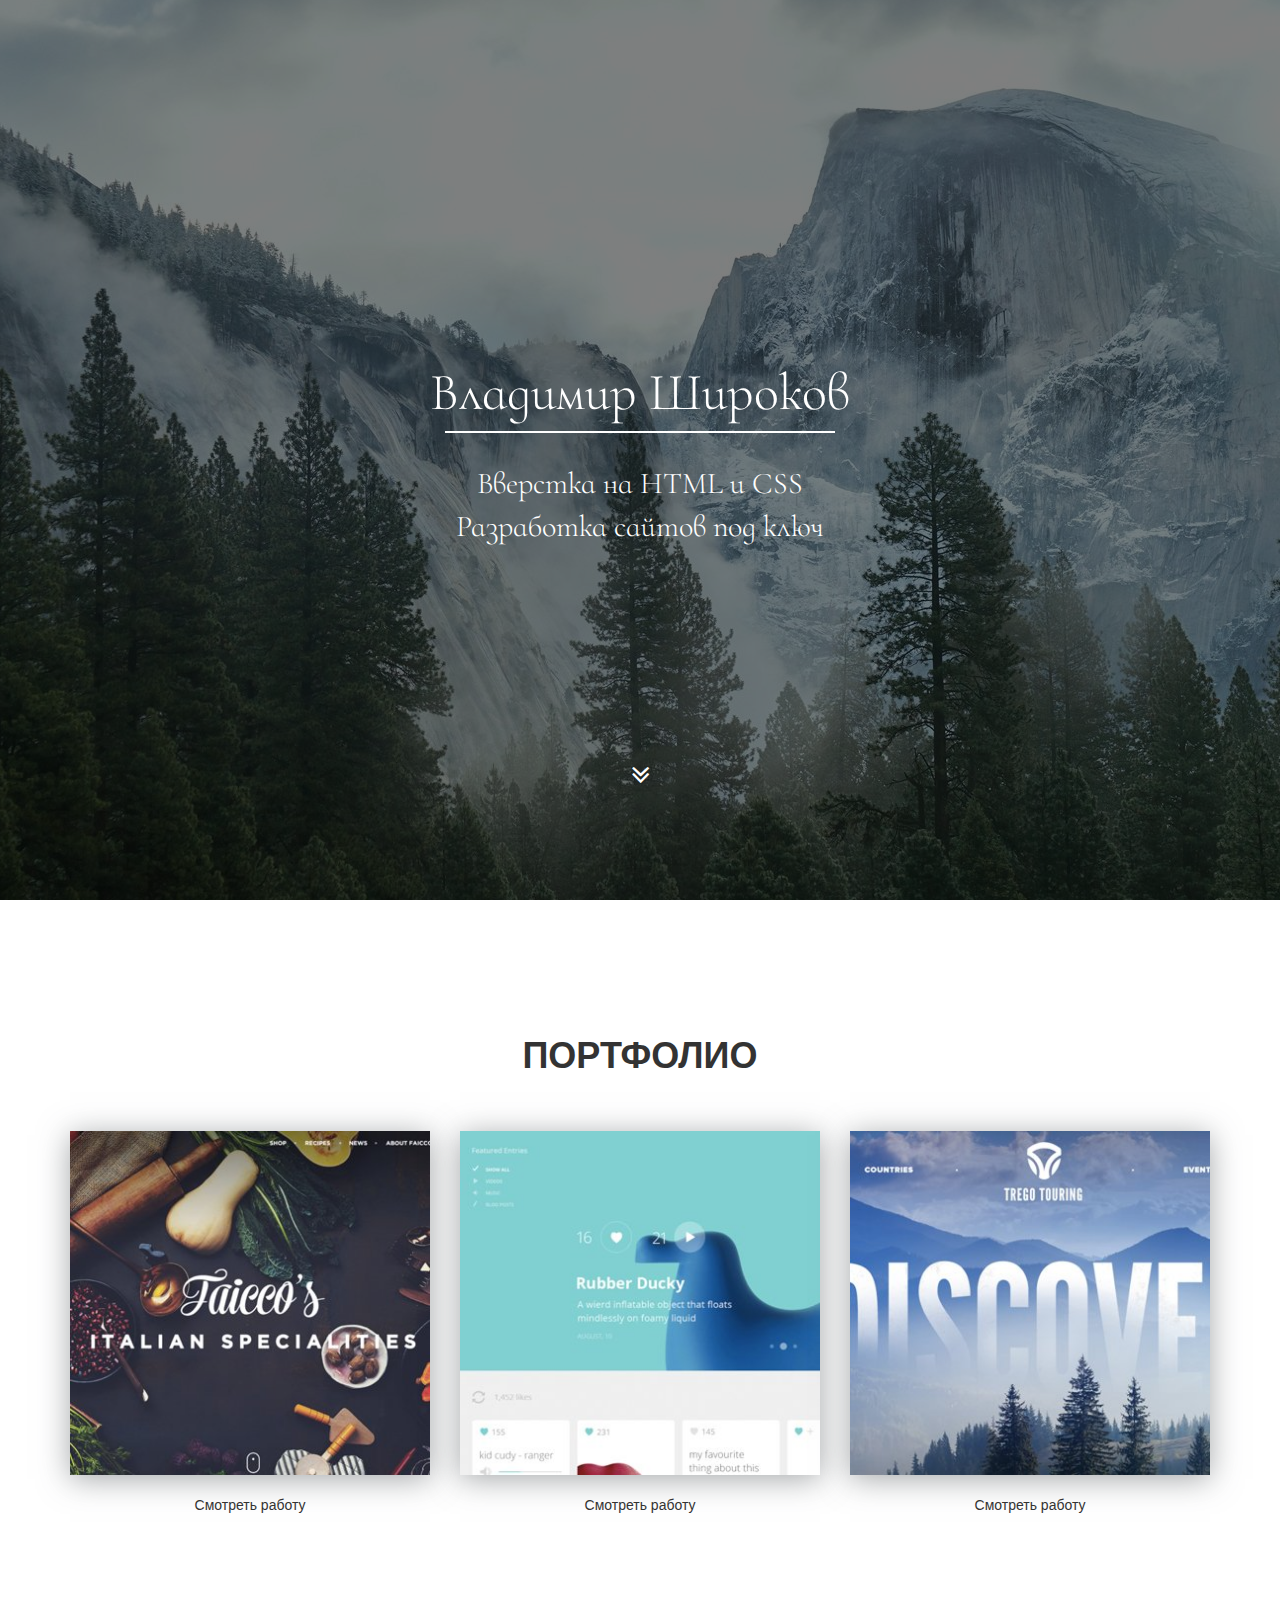
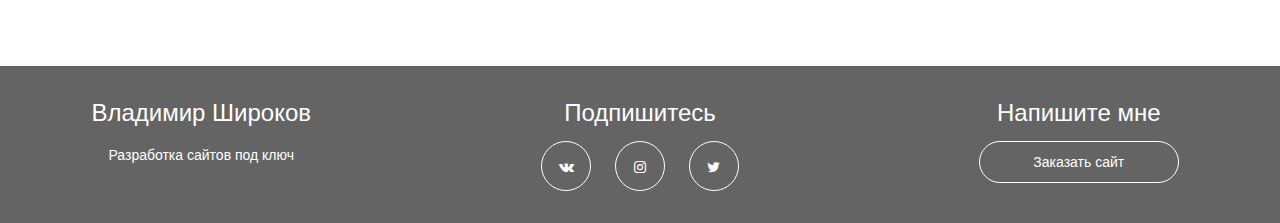
<file: index.html>
<!DOCTYPE html>
<html lang="ru">
  <head>
    <meta charset="utf-8">
    <meta http-equiv="X-UA-Compatible" content="IE=edge">
    <meta name="viewport" content="width=device-width, initial-scale=1">
    <meta property="og:url" content="">
    <meta property="og:type" content="website">
    <meta property="og:title" content="Владимир Широков - верстка сайтов на HTML и CSS">
    <meta property="og:image" content="">
    <meta property="og:description" content="Закажите разработку сайта без посредников от 5 990 рублей">
    <meta property="og:site_name" content="Портфолио верстальщика">
    <meta property="article:author" content="Владимир Широков">
    <title>Владимир Широков - Портфолио</title>
    <link href="https://fonts.googleapis.com/css?family=Open+Sans:400,700&amp;subset=cyrillic" rel="stylesheet">
    <link href="https://fonts.googleapis.com/css?family=Caveat|Cormorant+Infant|Gabriela|Marck+Script|Marmelad&amp;subset=cyrillic" rel="stylesheet">
    <link href="css/bootstrap.min.css" rel="stylesheet">
    <link rel="stylesheet" href="css/fontello.css">
    <link rel="stylesheet" href="css/fontello-embedded.css">
    <link href="css/style.css" rel="stylesheet">
    <link rel="shortcut icon" type="image/x-icon" href="favicon.ico">
    <!--[if lt IE 9]>
      <script src="https://oss.maxcdn.com/html5shiv/3.7.3/html5shiv.min.js"></script>
      <script src="https://oss.maxcdn.com/respond/1.4.2/respond.min.js"></script>
    <![endif]-->
  </head>
  <body>
    
          <div class="main">
            <div class="main-overlay"></div>
           <div class="wrapper">        
            <div class="main-header">
              <h1 id="main-header">Владимир Широков</h1>
              <div class="main-line"></div>
              <p>Вверстка на HTML и CSS <br>
            Разработка сайтов под ключ</p>
            </div>
            </div>
            <a class="main-down" href="#portfolio"><i class="icon-down"></i></a>
          </div>
      <div class="portfolio" id="portfolio">
        <div class="container">
          <h2 class="section-header">Портфолио</h2>
          <div class="row">
            <div class="col-md-4">
              <div class="portfolio-block">
                <img src="img/1.jpg" alt="Работа №1">
                <a data-toggle="modal" data-work="work-1" href="#work">Смотреть работу</a>
              </div>
            </div>
            <div class="col-md-4">
              <div class="portfolio-block">
                <img src="img/2.jpg" alt="Работа №2">
                <a data-toggle="modal" data-work="work-2" href="#work">Смотреть работу</a>
              </div>
            </div>
            <div class="col-md-4">
              <div class="portfolio-block">
                <img src="img/3.jpg" alt="Работа №3">
                <a data-toggle="modal" data-work="work-3" href="#work">Смотреть работу</a>
              </div>
            </div>
          </div>
        </div>
      </div>
          
          <div class="footer">
            <div class="container">
              <div class="row">
                <div class="col-md-3">
                  <strong>Владимир Широков</strong>
                  <p>Разработка сайтов под ключ</p>
                </div>
                <div class="col-md-6">
                  <strong>Подпишитесь</strong>
                  <div class="social-links">
                    <a href="https://vk.com/shirr"><i class="icon-vk"></i></a>
                    <a href="#"><i class="icon-instagram"></i></a>
                    <a href="#"><i class="icon-twitter"></i></a>
                  </div>
                </div>
                <div class="col-md-3"><strong>Напишите мне</strong><a href="https://vk.me/shirr" class="offer-btn">Заказать сайт</a></div>
              </div>
            </div>
          </div>

          <!-- Modal -->
<div class="modal fade" id="work" role="dialog">
  <div class="modal-dialog" role="document">
    <div class="modal-content">
      <div class="modal-header">
        <button type="button" class="close" data-dismiss="modal" aria-label="Close"><span aria-hidden="true">&times;</span></button>
        <h4 class="modal-title">Описание проекта</h4>
      </div>
      <div class="modal-body">
       
      </div>
      
    </div>
  </div>
</div>


    <!-- jQuery (necessary for Bootstrap's JavaScript plugins) -->
    <script src="https://ajax.googleapis.com/ajax/libs/jquery/1.12.4/jquery.min.js"></script>
    <script src="js/bootstrap.min.js"></script>
    <script>
      $(function() {
        var link = $('a[data-toggle="modal"]');
        link.on('click', function(event) {
          var work = $(this).attr('data-work');
          var modal = $('.modal');
          modal.find('.modal-body').load(work+'.html');
        });
      });
    </script>
    <script>
      $(document).ready(function() {

        $(".slowly").on("click" function(event){
          event.preventDefault();
          var id = $(this).attr('href') ,
          top = $(id).offset().top;
          $('body,html').animate({scrollTop:top},880);
        });
      });
    </script>
  </body>
</html>
</file>
<file: css/fontello.css>
@font-face {
  font-family: 'fontello';
  src: url('../font/fontello.eot?78981504');
  src: url('../font/fontello.eot?78981504#iefix') format('embedded-opentype'),
       url('../font/fontello.woff2?78981504') format('woff2'),
       url('../font/fontello.woff?78981504') format('woff'),
       url('../font/fontello.ttf?78981504') format('truetype'),
       url('../font/fontello.svg?78981504#fontello') format('svg');
  font-weight: normal;
  font-style: normal;
}
/* Chrome hack: SVG is rendered more smooth in Windozze. 100% magic, uncomment if you need it. */
/* Note, that will break hinting! In other OS-es font will be not as sharp as it could be */
/*
@media screen and (-webkit-min-device-pixel-ratio:0) {
  @font-face {
    font-family: 'fontello';
    src: url('../font/fontello.svg?78981504#fontello') format('svg');
  }
}
*/
 
 [class^="icon-"]:before, [class*=" icon-"]:before {
  font-family: "fontello";
  font-style: normal;
  font-weight: normal;
  speak: none;
 
  display: inline-block;
  text-decoration: inherit;
  width: 1em;
  margin-right: .2em;
  text-align: center;
  /* opacity: .8; */
 
  /* For safety - reset parent styles, that can break glyph codes*/
  font-variant: normal;
  text-transform: none;
 
  /* fix buttons height, for twitter bootstrap */
  line-height: 1em;
 
  /* Animation center compensation - margins should be symmetric */
  /* remove if not needed */
  margin-left: .2em;
 
  /* you can be more comfortable with increased icons size */
  /* font-size: 120%; */
 
  /* Font smoothing. That was taken from TWBS */
  -webkit-font-smoothing: antialiased;
  -moz-osx-font-smoothing: grayscale;
 
  /* Uncomment for 3D effect */
  /* text-shadow: 1px 1px 1px rgba(127, 127, 127, 0.3); */
}
 
.icon-twitter:before { content: '\f099'; } /* '' */
.icon-down:before { content: '\f103'; } /* '' */
.icon-instagram:before { content: '\f16d'; } /* '' */
.icon-vk:before { content: '\f189'; } /* '' */
</file>
<file: css/fontello-embedded.css>
@font-face {
  font-family: 'fontello';
  src: url('../font/fontello.eot?47999150');
  src: url('../font/fontello.eot?47999150#iefix') format('embedded-opentype'),
       url('../font/fontello.svg?47999150#fontello') format('svg');
  font-weight: normal;
  font-style: normal;
}
@font-face {
  font-family: 'fontello';
  src: url('[data-uri]') format('woff'),
       url('[data-uri]') format('truetype');
}
/* Chrome hack: SVG is rendered more smooth in Windozze. 100% magic, uncomment if you need it. */
/* Note, that will break hinting! In other OS-es font will be not as sharp as it could be */
/*
@media screen and (-webkit-min-device-pixel-ratio:0) {
  @font-face {
    font-family: 'fontello';
    src: url('../font/fontello.svg?47999150#fontello') format('svg');
  }
}
*/
 
 [class^="icon-"]:before, [class*=" icon-"]:before {
  font-family: "fontello";
  font-style: normal;
  font-weight: normal;
  speak: none;
 
  display: inline-block;
  text-decoration: inherit;
  width: 1em;
  margin-right: .2em;
  text-align: center;
  /* opacity: .8; */
 
  /* For safety - reset parent styles, that can break glyph codes*/
  font-variant: normal;
  text-transform: none;
     
  /* fix buttons height, for twitter bootstrap */
  line-height: 1em;
 
  /* Animation center compensation - margins should be symmetric */
  /* remove if not needed */
  margin-left: .2em;
 
  /* you can be more comfortable with increased icons size */
  /* font-size: 120%; */
 
  /* Uncomment for 3D effect */
  /* text-shadow: 1px 1px 1px rgba(127, 127, 127, 0.3); */
}
.icon-twitter:before { content: '\f099'; } /* '' */
.icon-down:before { content: '\f103'; } /* '' */
.icon-instagram:before { content: '\f16d'; } /* '' */
.icon-vk:before { content: '\f189'; } /* '' */
</file>
<file: css/style.css>
body{
	font-family: 'open-sans', sans-serif;
}
html{
	font-size: 10px;
}
a:active, a:visited, a:focus {
	outline: none;
	text-decoration: none;
}
.wrapper{
	display:table-cell;
	vertical-align:middle;
}
.main {
	position: relative;
	display: table;
	width: 100%;
	text-align: center;
	background-color: #000;
	color: #fff;
	height: 100vh;
	background: #000 url(../img/main-bg.jpg) center center no-repeat;
}
.main-overlay {
	z-index: 1;
	position: absolute;
	width: 100%;
	height: 100%;
	background-color:rgba(0,0,0,0.5);

}

.main h1 {
	margin-bottom: 0.0rem;
	font-weight: 300;
	text-transform: capitalize;
	font-size: 5.2rem;
	font-family: 'Cormorant Infant', serif;
}
.main p{
	font-size: 3rem;
	font-weight: 300;
}
.main-header {
	position: relative;
	z-index: 2;
}


.main-line{
	width: 390px;
	height: 2px;
	background-color: #fff;
	margin: 0 auto;
}
.main-header p{
	font-family: 'Cormorant Infant', serif;
}
.main-down {
	position: absolute;
	bottom: 10rem;
	display: inline-block;
	font-size: 3rem;
	width: 50px;
	height: 50px;
	border-radius: 50%;
	border: 1px solid transparent;
	line-height: 50px;
	left:50%;
	margin-left: -25px;
	color: #fff;
	z-index: 4;
	transition: 0.7s;
}
.main-down:hover {
	color:#fff;
	border-color: #fff;
}

.portfolio{
	padding: 10rem 0px;
	text-align:center;

}
.section-header{
	text-transform: uppercase;
	margin-bottom: 5rem;
	font-weight: 800;
	font-size:3.6rem;	
}
.portfolio img {
	width: 100%;
	max-width: 360px;
	box-shadow: 0px 4px 29px 0px rgba(87,92,97,0.54); 
}
.portfolio a{
	display: block;
	margin: 2rem auto 5rem;
	color: #333;
	border-bottom: 1px solid transparent;
	width: 25rem;
}

.portfolio a:hover {
	text-decoration: none;
	border-bottom: 1px dotted #333;}

.footer {
	background-color:#646464;
	color:#fff;
	text-align: center;
	padding: 3rem 0;
}
.footer strong{
	font-weight: 300;
	font-size: 2.4rem;}
.social-links{
	margin-top: 1rem;}
.social-links a{
	width: 5rem;
	height: 5rem;
	line-height: 5rem;
	display: inline-block;
	color: #fff;
	border: solid 1px #fff;
	border-radius: 50%;
	margin-left: 1rem;
	margin-right: 1rem;
	font-style: 2rem;
	transition: 0.3s; 
}
.social-links a:hover{
	background-color: #fff;
	color: #646464;
}
.offer-btn{

	display: block;
	width: 80%;
	max-width: 200px;
	margin: 1rem auto;
	border: 1px solid #fff;
	padding-top: 1rem;
	padding-bottom: 1rem;
	color: #fff;
	border-radius:100px;
	transition: 0.3s;
}
.offer-btn:hover {
	text-decoration: none;
	background-color: #fff;
	color: #646464;}
.modal img{
	width: 100%;
		}
.modal-title {
	font-weight: 800;
	font-size: 2rem;
}
.close {
	background-color: transparent;
	border: none;
	font-size: 2.5rem;
	position: absolute;
	right: 2rem;
	top: 1rem;
}
.modal-btn{
	display: inline-block;
	color: #333;
	border: 1px solid #333;
	padding: 10px 20px;
	border-radius: 5px;}

.modal-btn:hover{
	background-color: #333;
	color: #fff;
	text-decoration: none;}
@media (min-width: 0px) and (max-width: 767px) {
	html{
		font-size: 6px;
	}
	.footer strong{
		margin: 3rem 0 2rem;
		display: inline-block;
	}
	.social-links a{
		font-size: 1.5rem;
	}
}

@media (min-width: 768px) and (max-width: 991px){
	.footer strong{
		margin: 3rem 0 2rem;
		display: inline-block;
	}
}
</file>
